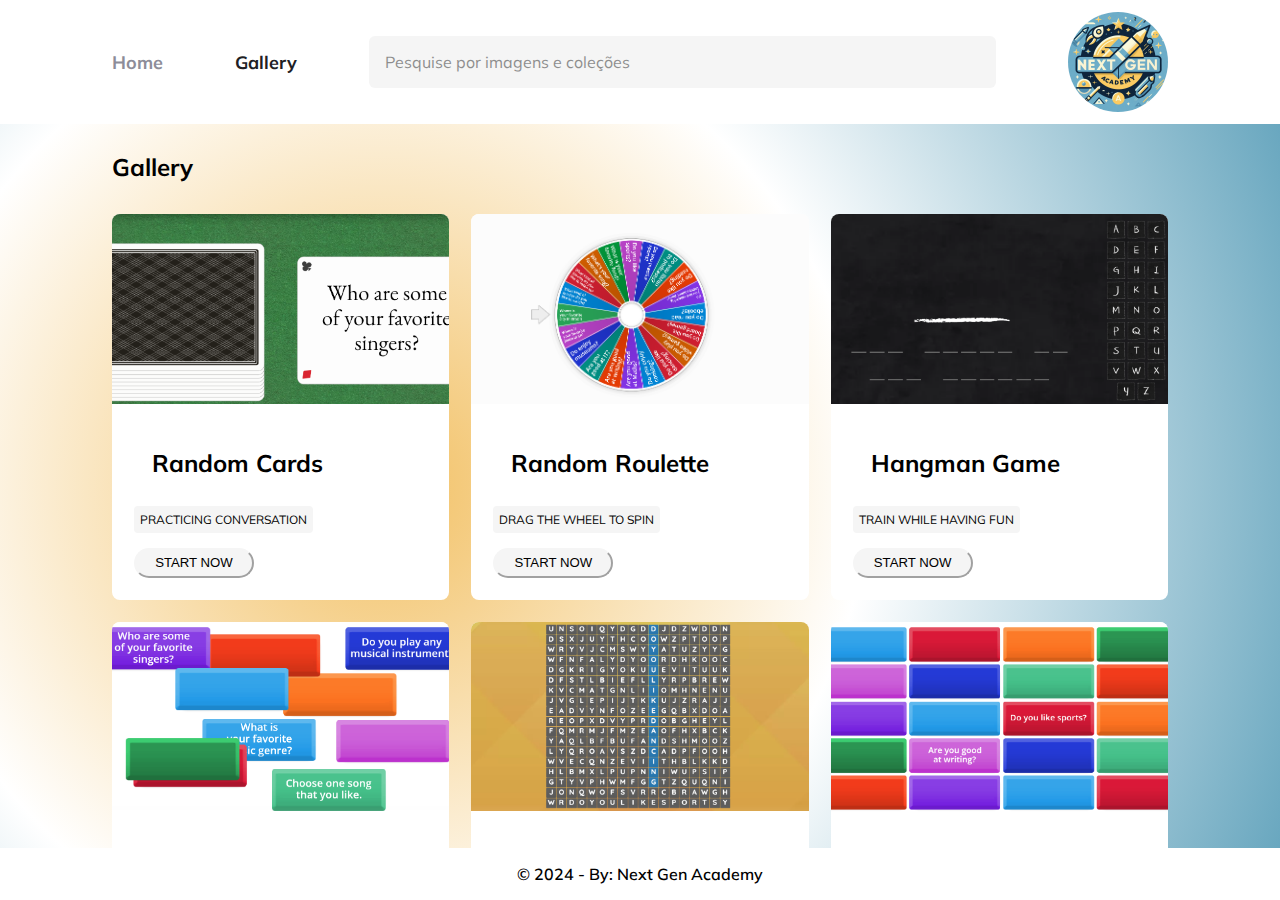
<file: index.html>
<!DOCTYPE html>
<html lang="pt-br">
  <head>
    <link rel="preconnect" href="https://fonts.googleapis.com" />
    <link rel="preconnect" href="https://fonts.gstatic.com" crossorigin />

    <meta charset="UTF-8" />
    <meta name="viewport" content="width=device-width, initial-scale=1.0" />
    <title>Gallery School</title>

    <link
      href="https://fonts.googleapis.com/css2?family=Mulish:ital,wght@0,200..1000;1,200..1000&display=swap"
      rel="stylesheet"
    />

    <link rel="stylesheet" href="style.css" />
  </head>
  <body>
    <div id="app">
       <header class="container">
    <nav>
      <ul>
        <li>Home</li>
        <li class="active">Gallery</li>
      </ul>
    </nav>

    <form>
      <div class="input-wrapper">
        <label for="search">Search</label>
        <input id="search" type="text" placeholder="Pesquise por imagens e coleções" />
      </div>
    </form>

    <img class="avatar" src="./assets/logo.png" alt="Imagem wesley" />
  </header>
      <main>
            <div class="container">
                <h1>Gallery</h1>

                <section class="gallery">
                    <figure class="item">

                        <img src="./assets/card_question.png" alt="">
  
                        <figcaption class="details">
                            <h2>Random Cards</h2>
                            <div class="tags">
                                <span>Practicing conversation</span>
                                <button><a href="https://wordwall.net/resource/59348515/answer-fast-there-is-there-are" target="_blank">START NOW</a></button>
                            </div>
                        </figcaption>    
                    </figure>

                    <figure class="item">

                        <img src="./assets/roda_roda.png" alt="">

                        <figcaption class="details">
                            <h2>Random Roulette</h2>
                            <div class="tags">
                                <span>Drag the wheel to spin</span>
                                <button><a href="https://wordwall.net/resource/17857127/english/simple-present-questions" target="_blank">START NOW</a></button>
                            </div>
                        </figcaption>    
                    </figure>

                    <figure class="item">

                        <img src="./assets/forca.png" alt="">

                        <figcaption class="details">
                            <h2>Hangman Game</h2>
                            <div class="tags">
                                <span>Train while having fun</span>
                                <button><a href="https://wordwall.net/about/template/hangman" target="_blank">START NOW</a></button>
                            </div>
                        </figcaption>    
                    </figure>

                    <figure class="item">

                        <img src="./assets/flash_card.png" alt="">

                        <figcaption class="details">
                            <h2>Flash Cards</h2>
                            <div class="tags">
                                <span>Memorize with cards</span>
                                <button><a href="https://wordwall.net/resource/26493661/flashcards-touchstone-3b-separable-phrasal-verbs" target="_blank">START NOW</a></button>
                            </div>
                        </figcaption>    
                    </figure>

                    <figure class="item">

                        <img src="./assets/caca_palavra.png" alt="">

                        <figcaption class="details">
                            <h2>Word Search Game</h2>
                            <div class="tags">
                                <span>Find words and have fun</span>
                                <button><a href="https://wordwall.net/resource/1009278/means-of-transportation" target="_blank">START NOW</a></button>
                            </div> 
                        </figcaption>    
                    </figure>

                    <figure class="item">

                        <img src="./assets/vire_pecas.png" alt="">

                        <figcaption class="details">
                            <h2>Turn the pieces</h2>
                            <div class="tags">
                                <span>Turn the card over and ask</span>
                                <button><a href="https://wordwall.net/about/template/matching-pairs" target="_blank">START NOW</a></button>
                            </div>
                        </figcaption>    
                    </figure>                    
                </section>
            </div>
      </main>
      <footer class="container">
        <p>© 2024 - By: Next Gen Academy</p>
      </footer>
    </div>

    <script src="./app.js"></script>
  </body>
</html>
</file>
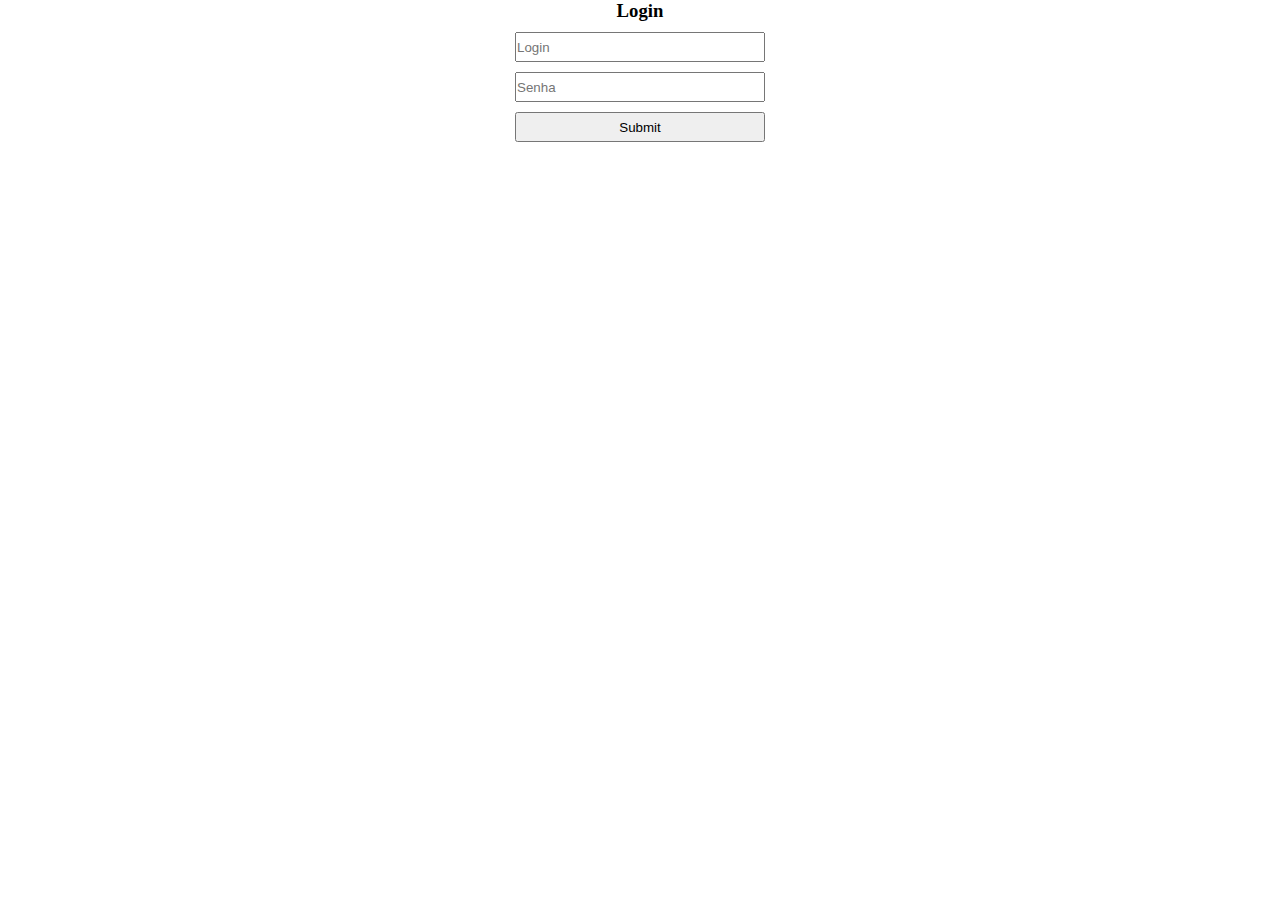
<file: login.html>
<!DOCTYPE html>
<html lang="pt-br">
<head>
    <meta charset="UTF-8">
    <meta name="viewport" content="width=device-width, initial-scale=1.0">
    <title>Login </title>

    <link rel="stylesheet" href="login.css">

    <script src="./app.js"></script>
</head>
<body>
    <form>

        <h3>Login</h3>
        <input type="text" placeholder="Login" onchange="logar" id="Login">
        <input type="password" placeholder="Senha" id="Senha">
        <input type="submit" onclick="logar(); return false">

    </form>

    
</body>
</html>
</file>
<file: style.css>
*{
    margin: 0;
    padding: 0;
    box-sizing: border-box;
    --webkit-font-smoothing: antialised;
    --moz-osx-font-smoothing: grayscale; 
}

:root{
    font-size: 62.5%;

    --color-base-white: #ffffff;
    --color-base-gray-100: #f5f5f5;                                             
    --color-base-gray-300: #8d8d99;
    --color-base-gray-500: #3D3D3D;
    --color-base-gray-900: #202024;
}

html, body, input {
    font-family: "Mulish", sans-serif;
}

body {
    font-size: 1.6rem;
}

#app {
    display: grid;
    grid-template-rows: max-content 1fr max-content;
    height: 100vh;
}

.container {
    padding: 12px 3.2rem;
    width: min(112rem, 100%);
    margin: 0 auto;
}

main {
    overflow-y: scroll;
    /* background: -webkit-linear-gradient(13deg, #f2ecce,#f2ecce,#f2c063,#69a7bf);
    background: linear-gradient(13deg, #f2ecce,#f2ecce,#f2c063,#69a7bf); */
    background: radial-gradient(circle at 30%, #f2c063, white, #69a7bf);
}

header,
nav,
nav ul {
    display: flex;
    align-items: center;
    gap: 7.2rem;
    font-weight: 700;
}

header form {
    flex: 1;
}

nav ul {
    list-style: none;
    font-size: 1.8rem;
    color: var(--color-base-gray-300);
}

ul li.active {
    color: var(--color-base-gray-900);
}

.input-wrapper label {
    width: 1px;
    height: 1px;
    overflow: hidden;
    position: absolute;
}

.input-wrapper input {
    width: 100%;
    padding: 1.6rem;

    background-color: var(--color-base-gray-100);

    border: 0;
    border-radius: .6rem;

    font-size: 1.6rem;
}

.input-wrapper input::placeholder {
    opacity: 0.56;
    color: var(--color-base-gray-500);
}

.avatar {
   width: 10rem; 
   height: 10rem;

   object-fit: cover;
   border-radius: 50%;
}

/*galeria*/
main h1 {
    font-size: 2.4rem;
    padding-top: 1.6rem;
}

.gallery {
    margin-top: 3.2rem;

    display: grid;
    grid-template-columns: repeat(3, 1fr);
    gap: 2.2rem;
}

.item {
    background-color: var(--color-base-white);
    border-radius: .8rem;
    overflow: hidden;
}

.item img {
    width: 100%;
    aspect-ratio: 16/9;
    object-fit: cover;
}

.item img:hover {
    filter: hue-rotate(7deg) contrast(101%);
}

.details {
    padding: 2.2rem;
}

.details h2 {
    padding: 1.8rem;
}

.tags {
    margin-top: 1.2rem;
}

.tags span {
    padding: .6rem;
    background-color: var(--color-base-gray-100);
    border-radius: .4rem;

    line-height: 0;
    font-size: 1.2rem;
    text-transform: uppercase;
}

a{
    text-decoration: none;
    color: black;
    font-size: larger;
}

button {
    display: block;
    margin-top: 2rem;
    text-align: center;
    width: 120px;
    height: 30px;
    font-size: 11px;

    background-color: #f5f5f5;
    border-color: #f5f5f5;
    border-radius: 15px;
    cursor: pointer;
    transition: background-color 0.6s ease;
}

button:hover{
    background-color: #009cbe;
    color: #ffffff;
  
}

footer P {
    text-align: center;
    padding: 0.4rem;
    font-weight: 600;
}

header {
    --startY: -100%;
    animation: move .2s;
}

footer {
    --startY: -100%;
    animation: move .2s;
}

@keyframes move {
    from {
        transform: translateY(var(--startY));
    }
}

.item {
    --animation: appear .4s 1s backwards; 
}

@keyframes appear {
    0% {
        opacity: 0;
        transform: scale(0.7);
    }

    50% {
        transform: scale(1.2);
    }
}
</file>
<file: login.css>
* {
    margin: 0;
    padding: 0;
    box-sizing: border-box;
}

body {
    width: 100%;
    height: 100%;
}

form {
    height: 200px;
    text-align: center;
}

input {
    display: block;
    margin: 10px auto;
    width: 250px;
    height: 30px;
}
</file>
